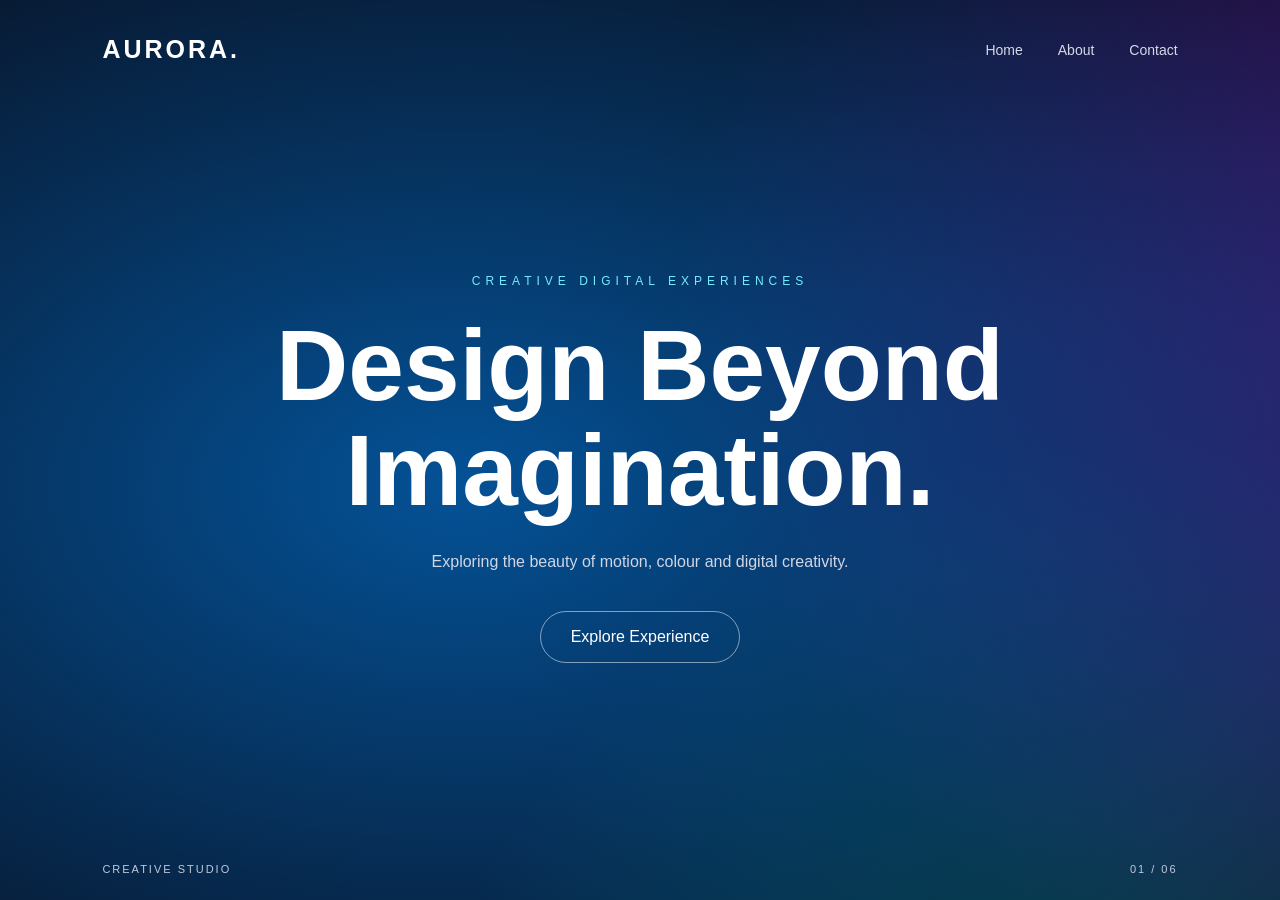
<file: Animated Background Lab/index.html>
<!DOCTYPE html>
<html lang="en">
<head>
    <meta charset="UTF-8">
    <meta name="viewport" content="width=device-width, initial-scale=1.0">
    <title>Aurora Motion Studio</title>
    <link rel="stylesheet" href="style.css">
</head>
<body>

    <main class="hero">
        <div class="background-effect"></div>

        <nav class="navbar">
            <a href="#" class="logo">AURORA.</a>

            <div class="nav-links">
                <a href="#home">Home</a>
                <a href="#about">About</a>
                <a href="#contact">Contact</a>
            </div>
        </nav>

        <section class="hero-content" id="home">
            <p class="eyebrow">CREATIVE DIGITAL EXPERIENCES</p>

            <h1>Design Beyond<br>Imagination.</h1>

            <p class="description">
                Exploring the beauty of motion, colour and digital creativity.
            </p>

            <a href="#about" class="hero-button">Explore Experience</a>
        </section>

        <div class="hero-footer">
            <span>CREATIVE STUDIO</span>
            <span>01 / 06</span>
        </div>
    </main>

</body>
</html>
</file>
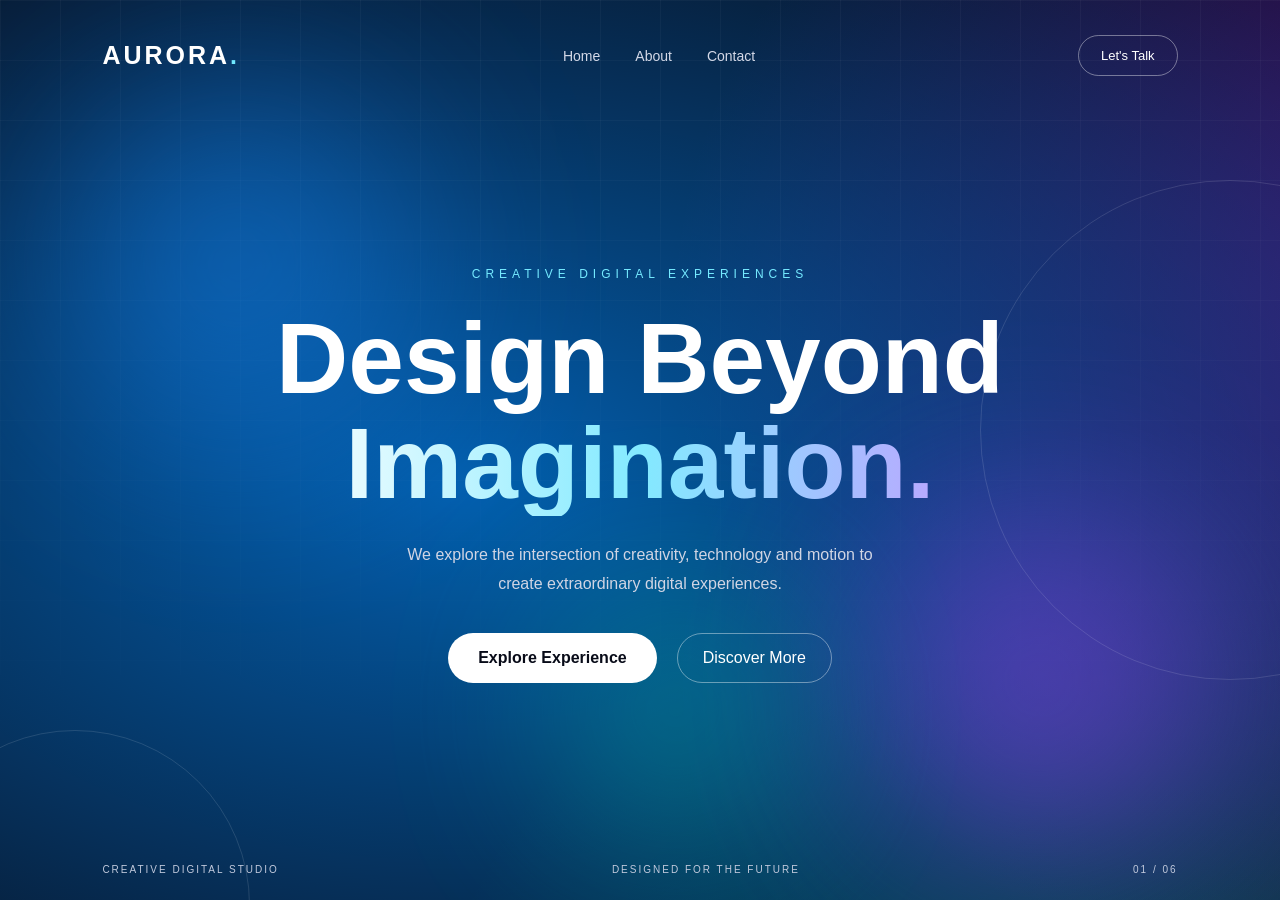
<file: Aurora Motion Studio/index.html>
<!DOCTYPE html>
<html lang="en">
<head>
    <meta charset="UTF-8">
    <meta name="viewport" content="width=device-width, initial-scale=1.0">
    <title>Aurora Motion Studio</title>
    <link rel="stylesheet" href="style.css">
</head>
<body>

    <main class="hero" id="home">

        <!-- Animated Background -->
        <div class="background-effect"></div>

        <!-- Floating Light Effects -->
        <div class="light-orb orb-one"></div>
        <div class="light-orb orb-two"></div>
        <div class="light-orb orb-three"></div>

        <!-- Navigation -->
        <nav class="navbar">
            <a href="#home" class="logo">AURORA<span>.</span></a>

            <div class="nav-links">
                <a href="#home">Home</a>
                <a href="#about">About</a>
                <a href="#contact">Contact</a>
            </div>

            <a href="#contact" class="nav-button">Let's Talk</a>
        </nav>

        <!-- Hero Content -->
        <section class="hero-content" id="about">

            <p class="eyebrow">CREATIVE DIGITAL EXPERIENCES</p>

            <h1>
                Design Beyond
                <span>Imagination.</span>
            </h1>

            <p class="description">
                We explore the intersection of creativity,
                technology and motion to create extraordinary
                digital experiences.
            </p>

            <div class="hero-actions">
                <a href="#contact" class="primary-button">
                    Explore Experience
                </a>

                <a href="#about" class="secondary-button">
                    Discover More
                </a>
            </div>

        </section>

        <!-- Decorative Circle -->
        <div class="orbit orbit-one"></div>
        <div class="orbit orbit-two"></div>

        <!-- Footer -->
        <footer class="hero-footer" id="contact">
            <span>CREATIVE DIGITAL STUDIO</span>
            <span>DESIGNED FOR THE FUTURE</span>
            <span>01 / 06</span>
        </footer>

    </main>

</body>
</html>
</file>
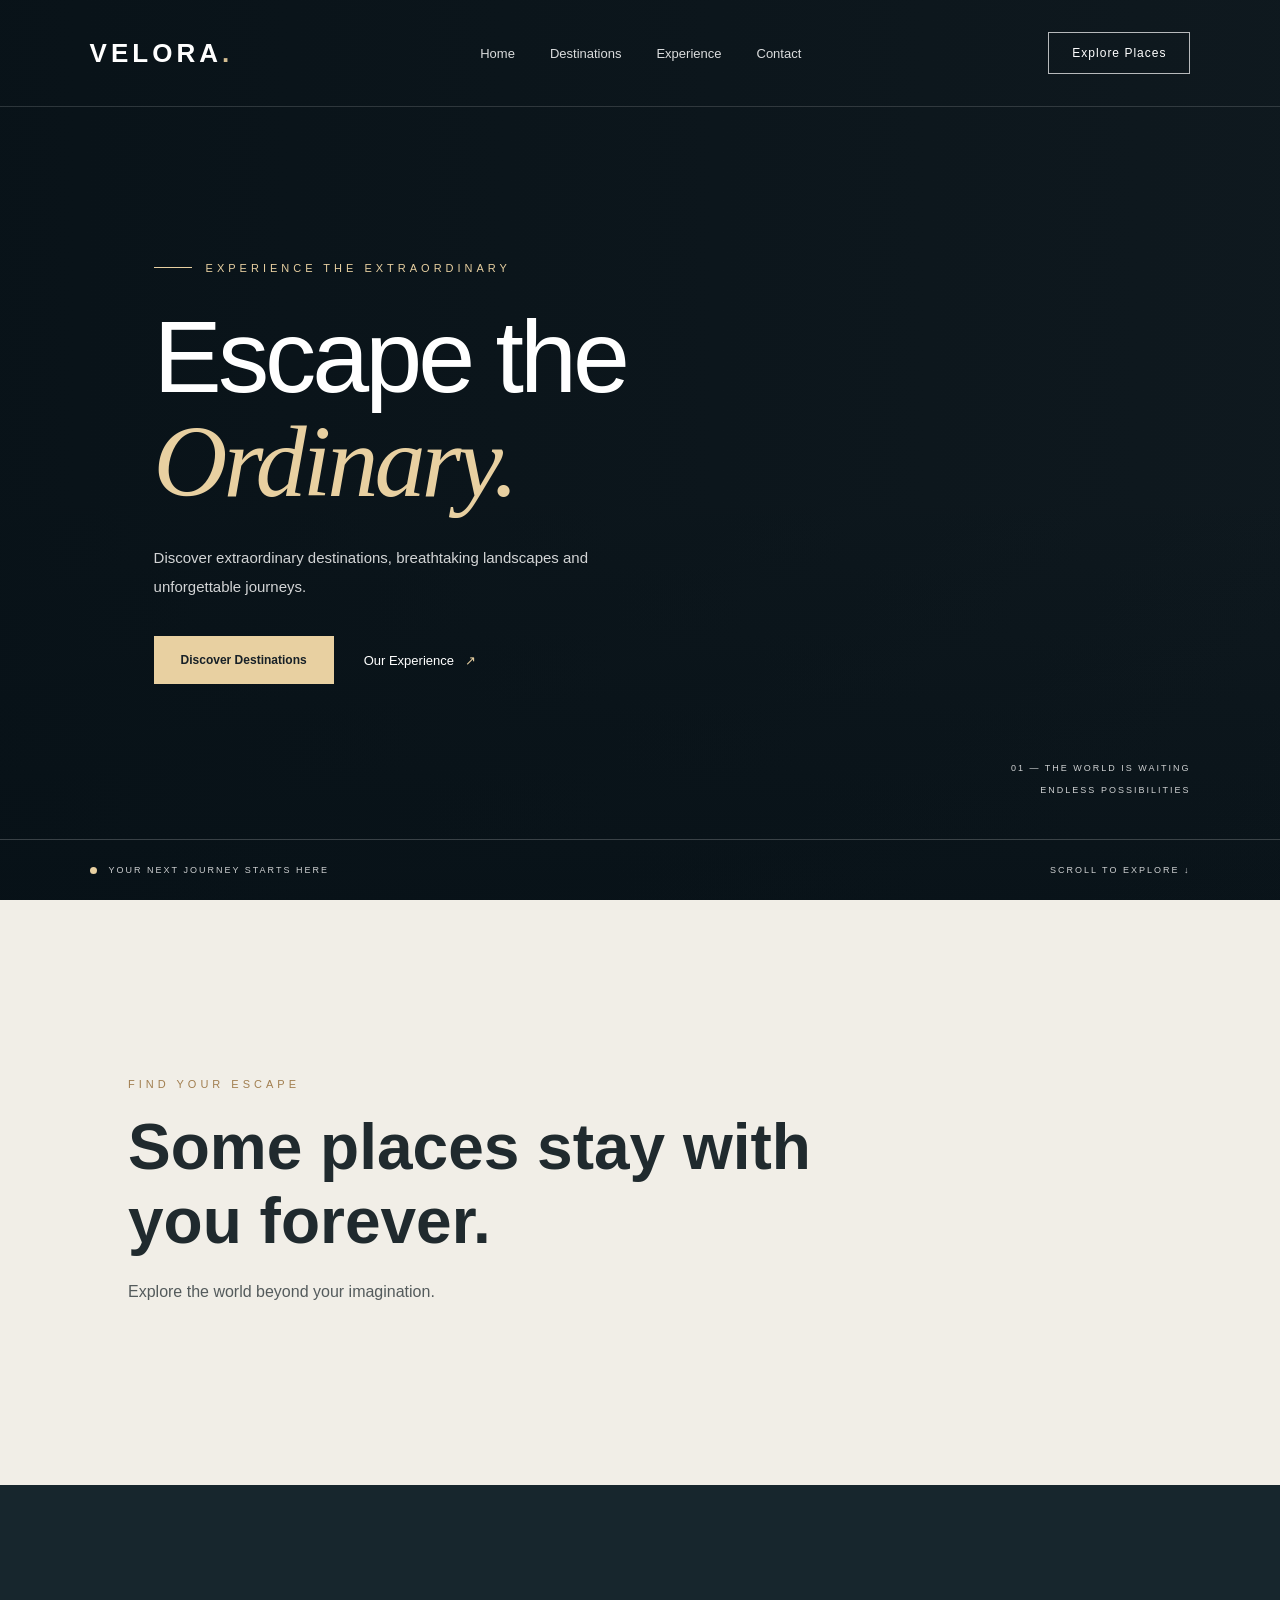
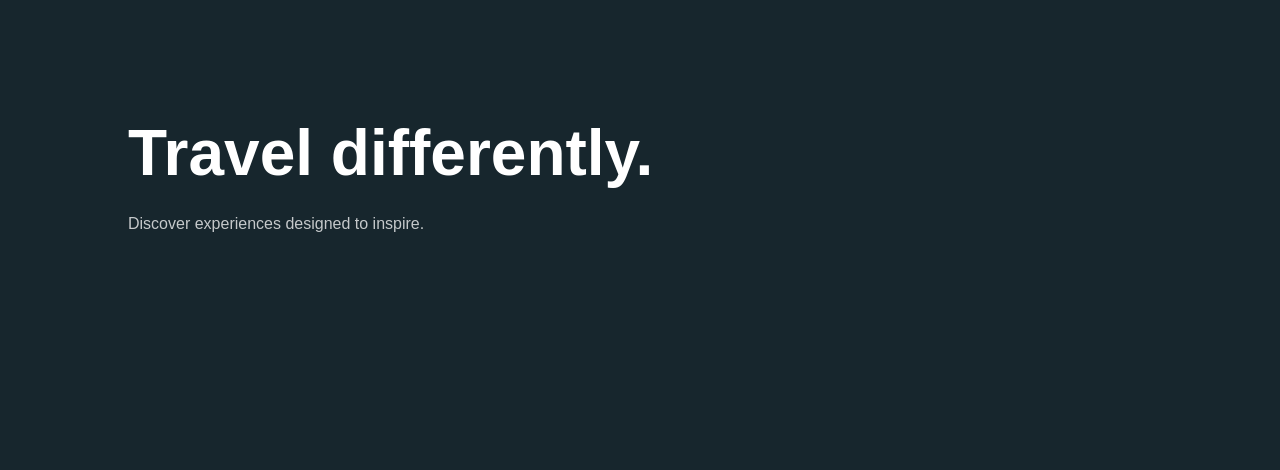
<file: Cinematic Video Experience/index.html>
<!DOCTYPE html>
<html lang="en">
<head>
    <meta charset="UTF-8">
    <meta name="viewport" content="width=device-width, initial-scale=1.0">
    <meta name="theme-color" content="#101a20">

    <title>VELORA | Discover the Extraordinary</title>

    <link rel="stylesheet" href="style.css">
</head>
<body>

    <main class="hero" id="home">

        <!-- Browser-Hosted Background Video -->
        <video
            class="hero-video"
            autoplay
            muted
            loop
            playsinline
            preload="metadata"
        >
            <source
                src="https://interactive-examples.mdn.mozilla.net/media/cc0-videos/flower.mp4"
                type="video/mp4"
            >
            Your browser does not support the video element.
        </video>

        <!-- Video Overlay -->
        <div class="video-overlay"></div>

        <!-- Navigation -->
        <header class="header">
            <a href="#home" class="logo">VELORA<span>.</span></a>

            <nav class="navigation" id="navigation">
                <a href="#home">Home</a>
                <a href="#destinations">Destinations</a>
                <a href="#experience">Experience</a>
                <a href="#contact">Contact</a>
            </nav>

            <a href="#destinations" class="header-button">
                Explore Places
            </a>

            <button class="menu-button" id="menuButton" aria-label="Toggle navigation" aria-expanded="false">
                <span></span>
                <span></span>
            </button>
        </header>

        <!-- Hero Content -->
        <section class="hero-content">

            <div class="hero-label">
                <span class="label-line"></span>
                <p>EXPERIENCE THE EXTRAORDINARY</p>
            </div>

            <h1>
                Escape the
                <span>Ordinary.</span>
            </h1>

            <p class="hero-description">
                Discover extraordinary destinations, breathtaking
                landscapes and unforgettable journeys.
            </p>

            <div class="hero-actions">
                <a href="#destinations" class="primary-button">
                    Discover Destinations
                </a>

                <a href="#experience" class="text-button">
                    Our Experience <span>↗</span>
                </a>
            </div>

        </section>

        <!-- Video Information -->
        <div class="video-caption">
            <span>01 — THE WORLD IS WAITING</span>
            <span>ENDLESS POSSIBILITIES</span>
        </div>

        <!-- Bottom Information -->
        <footer class="hero-footer" id="contact">
            <div class="location">
                <span class="location-dot"></span>
                <p>YOUR NEXT JOURNEY STARTS HERE</p>
            </div>

            <a href="#destinations" class="scroll-link">
                SCROLL TO EXPLORE ↓
            </a>
        </footer>

    </main>

    <!-- Supporting Content -->
    <section class="destination-section" id="destinations">
        <p class="section-label">FIND YOUR ESCAPE</p>
        <h2>Some places stay with you forever.</h2>
        <p>Explore the world beyond your imagination.</p>
    </section>

    <section class="experience-section" id="experience">
        <h2>Travel differently.</h2>
        <p>Discover experiences designed to inspire.</p>
    </section>

    <script src="script.js"></script>

</body>
</html>
</file>
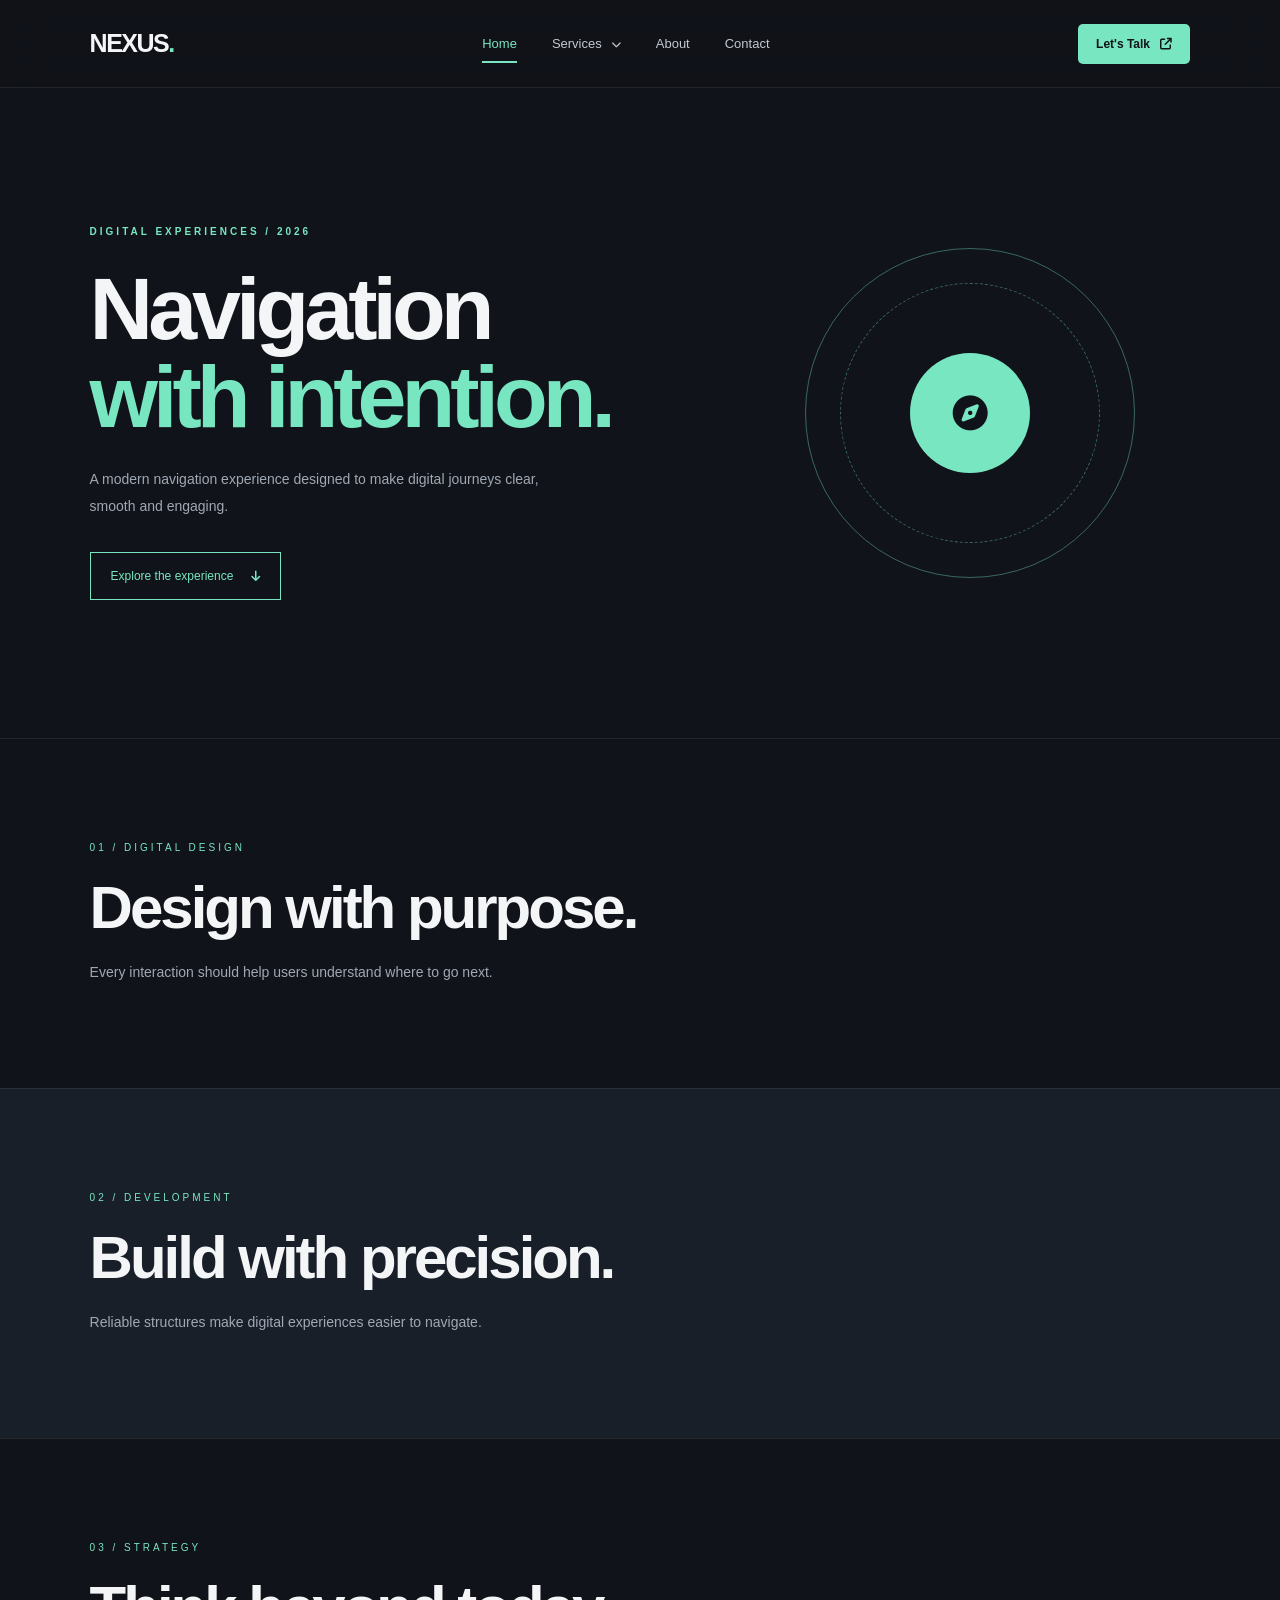
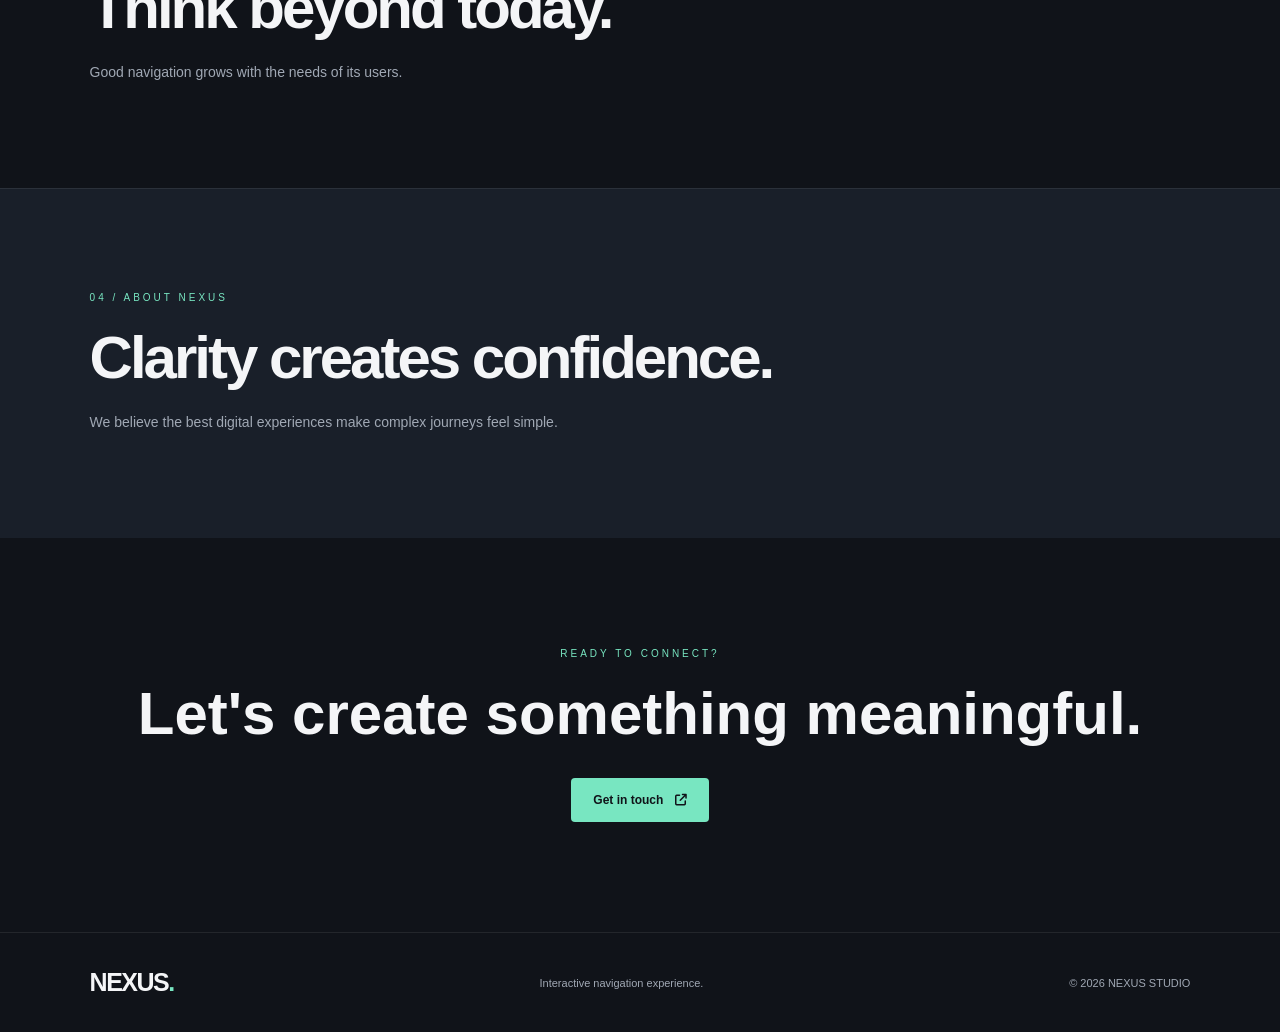
<file: NEXUS — Advanced Navigation System/index.html>
<!DOCTYPE html>
<html lang="en">
<head>
    <meta charset="UTF-8">
    <meta name="viewport" content="width=device-width, initial-scale=1.0">
    <title>NEXUS — Interactive Navigation</title>
    <link rel="stylesheet" href="style.css">

    <!-- Font Awesome -->
    <link
        rel="stylesheet"
        href="https://cdnjs.cloudflare.com/ajax/libs/font-awesome/6.7.2/css/all.min.css"
    >

    <script src="script.js" defer></script>
</head>
<body>

    <!-- Navigation Header -->
    <header class="site-header">
        <a href="#home" class="logo">
            NEXUS<span>.</span>
        </a>

        <nav class="desktop-nav" id="desktopNav" aria-label="Main navigation">

            <a href="#home" class="nav-link active">Home</a>

            <!-- Dropdown -->
            <div class="dropdown">
                <button
                    class="nav-link dropdown-toggle"
                    id="servicesToggle"
                    aria-expanded="false"
                    aria-controls="servicesMenu"
                >
                    Services
                    <i class="fa-solid fa-chevron-down"></i>
                </button>

                <div class="dropdown-menu" id="servicesMenu">
                    <a href="#design">
                        <i class="fa-solid fa-pen-ruler"></i>
                        <span>
                            <strong>Digital Design</strong>
                            <small>Creative digital experiences</small>
                        </span>
                    </a>

                    <a href="#development">
                        <i class="fa-solid fa-code"></i>
                        <span>
                            <strong>Development</strong>
                            <small>Modern web solutions</small>
                        </span>
                    </a>

                    <a href="#strategy">
                        <i class="fa-solid fa-lightbulb"></i>
                        <span>
                            <strong>Strategy</strong>
                            <small>Ideas that drive growth</small>
                        </span>
                    </a>
                </div>
            </div>

            <a href="#about" class="nav-link">About</a>
            <a href="#contact" class="nav-link">Contact</a>

        </nav>

        <a href="#contact" class="header-button">Let's Talk <i class="fa-solid fa-arrow-up-right-from-square"></i></a>

        <!-- Mobile Menu Button -->
        <button
            class="menu-toggle"
            id="menuToggle"
            aria-label="Open navigation menu"
            aria-expanded="false"
            aria-controls="mobileNav"
        >
            <span></span>
            <span></span>
            <span></span>
        </button>

    </header>

    <!-- Mobile Navigation -->
    <nav class="mobile-nav" id="mobileNav" aria-label="Mobile navigation" inert>

        <a href="#home" class="mobile-link">Home</a>

        <div class="mobile-dropdown">
            <button
                class="mobile-dropdown-toggle"
                id="mobileServicesToggle"
                aria-expanded="false"
                aria-controls="mobileServicesMenu"
            >
                Services
                <i class="fa-solid fa-chevron-down"></i>
            </button>

            <div class="mobile-dropdown-menu" id="mobileServicesMenu" inert>
                <a href="#design">Digital Design</a>
                <a href="#development">Development</a>
                <a href="#strategy">Strategy</a>
            </div>
        </div>

        <a href="#about" class="mobile-link">About</a>
        <a href="#contact" class="mobile-link">Contact</a>

        <a href="#contact" class="mobile-cta">Start a Project <i class="fa-solid fa-arrow-right"></i></a>

    </nav>

    <!-- Main Content -->
    <main>

        <section class="hero" id="home">

            <div class="hero-content">
                <p class="eyebrow">DIGITAL EXPERIENCES / 2026</p>

                <h1>
                    Navigation<br>
                    <span>with intention.</span>
                </h1>

                <p>
                    A modern navigation experience designed to make
                    digital journeys clear, smooth and engaging.
                </p>

                <a href="#design" class="hero-button">
                    Explore the experience
                    <i class="fa-solid fa-arrow-down"></i>
                </a>
            </div>

            <div class="hero-decoration">
                <div class="decoration-ring ring-one"></div>
                <div class="decoration-ring ring-two"></div>
                <div class="decoration-center">
                    <i class="fa-solid fa-compass"></i>
                </div>
            </div>

        </section>

        <!-- Content Sections -->
        <section class="content-section" id="design">
            <span>01 / DIGITAL DESIGN</span>
            <h2>Design with purpose.</h2>
            <p>Every interaction should help users understand where to go next.</p>
        </section>

        <section class="content-section alternate" id="development">
            <span>02 / DEVELOPMENT</span>
            <h2>Build with precision.</h2>
            <p>Reliable structures make digital experiences easier to navigate.</p>
        </section>

        <section class="content-section" id="strategy">
            <span>03 / STRATEGY</span>
            <h2>Think beyond today.</h2>
            <p>Good navigation grows with the needs of its users.</p>
        </section>

        <section class="content-section alternate" id="about">
            <span>04 / ABOUT NEXUS</span>
            <h2>Clarity creates confidence.</h2>
            <p>We believe the best digital experiences make complex journeys feel simple.</p>
        </section>

        <section class="contact-section" id="contact">
            <p>READY TO CONNECT?</p>
            <h2>Let's create something meaningful.</h2>
            <a href="mailto:hello@example.com">Get in touch <i class="fa-solid fa-arrow-up-right-from-square"></i></a>
        </section>

    </main>

    <!-- Footer -->
    <footer class="footer">
        <a href="#home" class="logo">NEXUS<span>.</span></a>
        <p>Interactive navigation experience.</p>
        <span>© 2026 NEXUS STUDIO</span>
    </footer>

</body>
</html>
</file>
<file: Animated Background Lab/style.css>
/* Page foundation */
* {
    margin: 0;
    padding: 0;
    box-sizing: border-box;
}

body {
    font-family: Arial, sans-serif;
    background: #080b18;
    color: #ffffff;
}

a {
    text-decoration: none;
    color: inherit;
}

.hero {
    min-height: 100vh;
    position: relative;
    overflow: hidden;
    display: flex;
    flex-direction: column;
}

/* The animated background */
.background-effect {
    position: absolute;
    inset: 0;
    z-index: 0;

    background:
        radial-gradient(ellipse at 20% 30%, rgba(0, 140, 255, 0.55), transparent 45%),
        radial-gradient(ellipse at 80% 20%, rgba(150, 40, 255, 0.5), transparent 45%),
        radial-gradient(ellipse at 50% 90%, rgba(0, 230, 190, 0.35), transparent 50%),
        #080b18;

    background-size: 180% 180%;
    animation: auroraMove 12s ease-in-out infinite alternate;
}

@keyframes auroraMove {
    0% {
        background-position: 0% 50%;
    }

    50% {
        background-position: 100% 20%;
    }

    100% {
        background-position: 30% 100%;
    }
}

/* Navigation */
.navbar {
    position: relative;
    z-index: 2;
    display: flex;
    justify-content: space-between;
    align-items: center;
    padding: 35px 8%;
}

.logo {
    font-size: 25px;
    font-weight: 800;
    letter-spacing: 3px;
}

.nav-links {
    display: flex;
    gap: 35px;
}

.nav-links a {
    font-size: 14px;
    color: #d4d9e8;
    transition: color 0.3s ease;
}

.nav-links a:hover {
    color: #70e8ff;
}


/* Hero content */
.hero-content {
    position: relative;
    z-index: 2;
    flex: 1;
    display: flex;
    flex-direction: column;
    justify-content: center;
    align-items: center;
    text-align: center;
    padding: 60px 20px;
}

.eyebrow {
    color: #75eaff;
    letter-spacing: 5px;
    font-size: 12px;
    margin-bottom: 25px;
}

.hero-content h1 {
    font-size: clamp(48px, 8vw, 100px);
    line-height: 1.05;
    margin-bottom: 25px;
}

.description {
    max-width: 500px;
    color: #d1d5e4;
    line-height: 1.8;
    margin-bottom: 35px;
}

.hero-button {
    padding: 16px 30px;
    border: 1px solid rgba(255, 255, 255, 0.5);
    border-radius: 50px;
    transition: background 0.3s ease, color 0.3s ease;
}

.hero-button:hover {
    background: #ffffff;
    color: #080b18;
}

/* Footer and responsiveness */
.hero-footer {
    position: relative;
    z-index: 2;
    display: flex;
    justify-content: space-between;
    padding: 25px 8%;
    color: #c1c9dc;
    font-size: 11px;
    letter-spacing: 2px;
}

@media (max-width: 600px) {
    .navbar {
        padding: 25px 5%;
    }

    .nav-links {
        gap: 15px;
    }

    .nav-links a {
        font-size: 12px;
    }

    .hero-footer {
        padding: 20px 5%;
    }
}
</file>
<file: Aurora Motion Studio/style.css>
/*** Global Reset ***/
* {
    margin: 0;
    padding: 0;
    box-sizing: border-box;
}

body {
    font-family: Arial, sans-serif;
    background: #080b18;
    color: #ffffff;
}

a {
    text-decoration: none;
    color: inherit;
}

/*** Main Hero ***/
.hero {
    min-height: 100vh;
    position: relative;
    overflow: hidden;
    display: flex;
    flex-direction: column;
}

/*** Animated Gradient Background ***/
.background-effect {
    position: absolute;
    inset: 0;
    z-index: 0;

    background:
        radial-gradient(
            ellipse at 20% 30%,
            rgba(0, 140, 255, 0.65),
            transparent 45%
        ),
        radial-gradient(
            ellipse at 80% 20%,
            rgba(150, 40, 255, 0.55),
            transparent 45%
        ),
        radial-gradient(
            ellipse at 50% 90%,
            rgba(0, 230, 190, 0.4),
            transparent 50%
        ),
        #080b18;

    background-size: 180% 180%;

    animation: auroraMove 12s ease-in-out infinite alternate;
}

@keyframes auroraMove {
    0% {
        background-position: 0% 50%;
    }

    50% {
        background-position: 100% 20%;
    }

    100% {
        background-position: 30% 100%;
    }
}

/*** Floating Light Effects ***/
.light-orb {
    position: absolute;
    width: 350px;
    height: 350px;
    border-radius: 50%;
    filter: blur(100px);
    opacity: 0.45;
    z-index: 1;
    pointer-events: none;
}

.orb-one {
    background: #168cff;
    top: 10%;
    left: 5%;
    animation: floatOne 9s ease-in-out infinite alternate;
}

.orb-two {
    background: #a13cff;
    right: 5%;
    bottom: 5%;
    animation: floatTwo 11s ease-in-out infinite alternate;
}

.orb-three {
    width: 200px;
    height: 200px;
    background: #00e6be;
    left: 45%;
    bottom: 10%;
    animation: floatThree 8s ease-in-out infinite alternate;
}

@keyframes floatOne {
    from {
        transform: translate(0, 0) scale(1);
    }

    to {
        transform: translate(120px, 80px) scale(1.3);
    }
}

@keyframes floatTwo {
    from {
        transform: translate(0, 0) scale(1);
    }

    to {
        transform: translate(-100px, -100px) scale(1.4);
    }
}

@keyframes floatThree {
    from {
        transform: translateY(0) scale(0.9);
    }

    to {
        transform: translateY(-100px) scale(1.3);
    }
}

/*** Decorative Background Texture ***/
.hero::before {
    content: "";
    position: absolute;
    inset: 0;
    z-index: 1;
    pointer-events: none;

    background-image:
        linear-gradient(
            rgba(255, 255, 255, 0.035) 1px,
            transparent 1px
        ),
        linear-gradient(
            90deg,
            rgba(255, 255, 255, 0.035) 1px,
            transparent 1px
        );

    background-size: 60px 60px;

    mask-image: linear-gradient(
        to bottom,
        black,
        transparent 90%
    );
}

/*** Navigation ***/
.navbar {
    position: relative;
    z-index: 3;

    display: flex;
    justify-content: space-between;
    align-items: center;

    padding: 35px 8%;
}

.logo {
    font-size: 25px;
    font-weight: 800;
    letter-spacing: 3px;
}

.logo span {
    color: #70e8ff;
}

.nav-links {
    display: flex;
    gap: 35px;
}

.nav-links a {
    font-size: 14px;
    color: #d4d9e8;
    transition: color 0.3s ease;
}

.nav-links a:hover {
    color: #70e8ff;
}

.nav-button {
    padding: 12px 22px;
    border: 1px solid rgba(255, 255, 255, 0.4);
    border-radius: 30px;
    font-size: 13px;
    transition: background 0.3s ease;
}

.nav-button:hover {
    background: rgba(255, 255, 255, 0.15);
}

/*** Hero Content ***/
.hero-content {
    position: relative;
    z-index: 2;

    flex: 1;

    display: flex;
    flex-direction: column;
    justify-content: center;
    align-items: center;

    text-align: center;
    padding: 80px 20px;
}

.eyebrow {
    color: #75eaff;
    letter-spacing: 5px;
    font-size: 12px;
    margin-bottom: 25px;
}

.hero-content h1 {
    font-size: clamp(48px, 8vw, 100px);
    line-height: 1.05;
    margin-bottom: 25px;
}

.hero-content h1 span {
    display: block;
    background: linear-gradient(
        90deg,
        #ffffff,
        #83eaff,
        #c49aff
    );

    background-clip: text;
    -webkit-background-clip: text;
    color: transparent;
}

.description {
    max-width: 500px;
    color: #d1d5e4;
    line-height: 1.8;
    margin-bottom: 35px;
}

.hero-actions {
    display: flex;
    align-items: center;
    gap: 20px;
}

.primary-button {
    padding: 16px 30px;
    background: #ffffff;
    color: #080b18;
    border-radius: 30px;
    font-weight: bold;
    transition: transform 0.3s ease;
}

.primary-button:hover {
    transform: translateY(-5px);
}

.secondary-button {
    padding: 15px 25px;
    border: 1px solid rgba(255, 255, 255, 0.4);
    border-radius: 30px;
    transition: background 0.3s ease;
}

.secondary-button:hover {
    background: rgba(255, 255, 255, 0.15);
}

/*** Decorative Orbit Rings ***/
.orbit {
    position: absolute;
    border: 1px solid rgba(255, 255, 255, 0.12);
    border-radius: 50%;
    z-index: 1;
    pointer-events: none;
}

.orbit-one {
    width: 500px;
    height: 500px;
    top: 20%;
    right: -200px;
    animation: rotateOrbit 25s linear infinite;
}

.orbit-two {
    width: 350px;
    height: 350px;
    bottom: -180px;
    left: -100px;
    animation: rotateOrbit 18s linear infinite reverse;
}

@keyframes rotateOrbit {
    from {
        transform: rotate(0deg);
    }

    to {
        transform: rotate(360deg);
    }
}

/*** Footer ***/
.hero-footer {
    position: relative;
    z-index: 3;

    display: flex;
    justify-content: space-between;

    padding: 25px 8%;
    color: #c1c9dc;

    font-size: 10px;
    letter-spacing: 2px;
}

/*** Responsive Design ***/
@media (max-width: 700px) {
    .navbar {
        padding: 25px 5%;
    }

    .nav-links {
        gap: 15px;
    }

    .nav-links a {
        font-size: 12px;
    }

    .nav-button {
        display: none;
    }

    .hero-content h1 {
        font-size: clamp(45px, 12vw, 70px);
    }

    .hero-content {
        padding: 60px 20px;
    }

    .hero-actions {
        flex-direction: column;
    }

    .hero-footer {
        padding: 20px 5%;
        font-size: 8px;
        gap: 12px;
        flex-wrap: wrap;
    }

    .light-orb {
        width: 220px;
        height: 220px;
    }

    .orbit-one {
        width: 300px;
        height: 300px;
    }

    .orbit-two {
        width: 220px;
        height: 220px;
    }
}

/*** Reduced Motion Accessibility ***/
@media (prefers-reduced-motion: reduce) {
    *,
    *::before,
    *::after {
        animation-duration: 0.01ms !important;
        animation-iteration-count: 1 !important;
        scroll-behavior: auto !important;
    }
}
</file>
<file: Cinematic Video Experience/style.css>
/*** Global Reset ***/
* {
    margin: 0;
    padding: 0;
    box-sizing: border-box;
}

html {
    scroll-behavior: smooth;
}

body {
    font-family: Arial, sans-serif;
    background: #101a20;
    color: #ffffff;
}

a {
    text-decoration: none;
    color: inherit;
}

button {
    font: inherit;
}

/*** Main Hero ***/
.hero {
    min-height: 100vh;
    min-height: 100svh;
    position: relative;
    overflow: hidden;
    display: flex;
    flex-direction: column;
    isolation: isolate;
}

/*** Background Video ***/
.hero-video {
    position: absolute;
    inset: 0;
    width: 100%;
    height: 100%;
    object-fit: cover;
    object-position: center;
    z-index: -2;
}

/*** Cinematic Video Overlay ***/
.video-overlay {
    position: absolute;
    inset: 0;
    z-index: -1;

    background:
        linear-gradient(
            90deg,
            rgba(7, 17, 23, 0.82) 0%,
            rgba(7, 17, 23, 0.45) 55%,
            rgba(7, 17, 23, 0.15) 100%
        ),
        linear-gradient(
            0deg,
            rgba(7, 17, 23, 0.65),
            transparent 45%
        );
}

/*** Header ***/
.header {
    position: relative;
    z-index: 5;

    display: flex;
    align-items: center;
    justify-content: space-between;

    padding: 32px 7%;
    border-bottom: 1px solid rgba(255, 255, 255, 0.15);
}

.logo {
    font-size: 26px;
    font-weight: 800;
    letter-spacing: 4px;
}

.logo span {
    color: #d4bd91;
}

.navigation {
    display: flex;
    align-items: center;
    gap: 35px;
}

.navigation a {
    font-size: 13px;
    color: rgba(255, 255, 255, 0.85);
    transition: color 0.3s ease;
}

.navigation a:hover {
    color: #e8d0a1;
}

.header-button {
    padding: 13px 23px;
    border: 1px solid rgba(255, 255, 255, 0.7);
    font-size: 12px;
    letter-spacing: 1px;
    transition: background 0.3s ease, color 0.3s ease;
}

.header-button:hover {
    background: #ffffff;
    color: #101a20;
}

/*** Mobile Menu Button ***/
.menu-button {
    display: none;
    background: none;
    border: none;
    cursor: pointer;
}

.menu-button span {
    display: block;
    width: 26px;
    height: 2px;
    background: #ffffff;
    margin: 6px 0;
}

/*** Hero Content ***/
.hero-content {
    position: relative;
    z-index: 2;

    flex: 1;

    display: flex;
    flex-direction: column;
    justify-content: center;
    align-items: flex-start;

    padding: 90px 12%;
    max-width: 1050px;
}

/*** Hero Label ***/
.hero-label {
    display: flex;
    align-items: center;
    gap: 14px;
    margin-bottom: 30px;
}

.label-line {
    width: 38px;
    height: 1px;
    background: #e8d0a1;
}

.hero-label p {
    font-size: 11px;
    letter-spacing: 4px;
    color: #e8d0a1;
}

/*** Hero Heading ***/
.hero-content h1 {
    font-size: clamp(55px, 8vw, 110px);
    line-height: 1.03;
    font-weight: 500;
    letter-spacing: -4px;
    margin-bottom: 30px;

    animation: revealContent 1s ease both;
}

.hero-content h1 span {
    display: block;
    font-family: Georgia, serif;
    font-style: italic;
    font-weight: 400;
    color: #e8d0a1;
}

/*** Description ***/
.hero-description {
    max-width: 480px;
    color: rgba(255, 255, 255, 0.82);
    font-size: 15px;
    line-height: 1.9;
    margin-bottom: 35px;

    animation: revealContent 1s 0.2s ease both;
}

/*** Hero Buttons ***/
.hero-actions {
    display: flex;
    align-items: center;
    gap: 30px;

    animation: revealContent 1s 0.4s ease both;
}

.primary-button {
    padding: 17px 27px;
    background: #e8d0a1;
    color: #172027;
    font-size: 12px;
    font-weight: bold;
    transition: transform 0.3s ease, background 0.3s ease;
}

.primary-button:hover {
    transform: translateY(-4px);
    background: #ffffff;
}

.text-button {
    font-size: 13px;
    color: #ffffff;
}

.text-button span {
    color: #e8d0a1;
    margin-left: 7px;
}

/*** Video Caption ***/
.video-caption {
    position: absolute;
    right: 7%;
    bottom: 105px;
    z-index: 2;

    display: flex;
    flex-direction: column;
    gap: 12px;

    font-size: 9px;
    letter-spacing: 2px;
    text-align: right;
    color: rgba(255, 255, 255, 0.8);
}

/*** Footer ***/
.hero-footer {
    position: relative;
    z-index: 2;

    display: flex;
    justify-content: space-between;
    align-items: center;

    padding: 25px 7%;
    border-top: 1px solid rgba(255, 255, 255, 0.2);
}

.location {
    display: flex;
    align-items: center;
    gap: 12px;
}

.location-dot {
    width: 7px;
    height: 7px;
    background: #e8d0a1;
    border-radius: 50%;
}

.location p,
.scroll-link {
    font-size: 9px;
    letter-spacing: 2px;
    color: rgba(255, 255, 255, 0.8);
}

/*** Content Sections ***/
.destination-section,
.experience-section {
    min-height: 65vh;
    padding: 120px 10%;
    display: flex;
    flex-direction: column;
    justify-content: center;
}

.destination-section {
    background: #f1eee7;
    color: #202a2e;
}

.experience-section {
    background: #17262d;
    color: #ffffff;
}

.section-label {
    color: #a17e4f;
    font-size: 11px;
    letter-spacing: 4px;
    margin-bottom: 20px;
}

.destination-section h2,
.experience-section h2 {
    max-width: 750px;
    font-size: clamp(35px, 5vw, 65px);
    margin-bottom: 20px;
}

.destination-section p:last-child,
.experience-section p {
    line-height: 1.8;
    opacity: 0.75;
}

/*** Content Entrance Animation ***/
@keyframes revealContent {
    from {
        opacity: 0;
        transform: translateY(35px);
    }

    to {
        opacity: 1;
        transform: translateY(0);
    }
}

/*** Responsive Design ***/
@media (max-width: 850px) {
    .header {
        padding: 25px 5%;
    }

    .navigation {
        position: absolute;
        top: 100%;
        left: 0;
        width: 100%;

        display: none;
        flex-direction: column;
        align-items: flex-start;
        gap: 0;

        padding: 15px 5%;
        background: rgba(13, 27, 34, 0.96);
        backdrop-filter: blur(15px);
    }

    .navigation.active {
        display: flex;
    }

    .navigation a {
        width: 100%;
        padding: 15px 0;
    }

    .menu-button {
        display: block;
    }

    .header-button {
        display: none;
    }

    .hero-content {
        padding: 80px 8%;
    }

    .video-caption {
        display: none;
    }
}

@media (max-width: 550px) {
    .hero-content h1 {
        font-size: 58px;
        letter-spacing: -2px;
    }

    .hero-content {
        padding: 65px 7%;
    }

    .hero-label p {
        font-size: 9px;
        letter-spacing: 2px;
    }

    .hero-description {
        font-size: 13px;
    }

    .hero-actions {
        align-items: flex-start;
        flex-direction: column;
        gap: 22px;
    }

    .hero-footer {
        padding: 22px 6%;
        flex-wrap: wrap;
        gap: 20px;
    }

    .location p,
    .scroll-link {
        font-size: 8px;
    }

    .destination-section,
    .experience-section {
        padding: 85px 7%;
    }
}

/*** Reduced Motion Accessibility ***/
@media (prefers-reduced-motion: reduce) {
    *,
    *::before,
    *::after {
        animation-duration: 0.01ms !important;
        animation-iteration-count: 1 !important;
        scroll-behavior: auto !important;
    }
}
</file>
<file: NEXUS — Advanced Navigation System/style.css>
/*** Global Reset ***/
* {
    margin: 0;
    padding: 0;
    box-sizing: border-box;
}

html {
    scroll-behavior: smooth;
    scroll-padding-top: 100px;
}

body {
    background: #101319;
    color: #f4f5f7;
    font-family: Arial, sans-serif;
}

a {
    color: inherit;
    text-decoration: none;
}

button {
    font: inherit;
}

:root {
    --background: #101319;
    --surface: #191f29;
    --accent: #78e6c1;
    --muted: #a0a8b4;
}

/*** Header ***/
.site-header {
    height: 88px;
    padding: 0 7%;
    display: flex;
    justify-content: space-between;
    align-items: center;
    background: rgba(16, 19, 25, 0.94);
    border-bottom: 1px solid rgba(255, 255, 255, 0.08);
    position: sticky;
    top: 0;
    z-index: 100;
    backdrop-filter: blur(18px);
}

.logo {
    font-size: 25px;
    font-weight: 900;
    letter-spacing: -1.5px;
}

.logo span {
    color: var(--accent);
}

/*** Desktop Navigation ***/
.desktop-nav {
    display: flex;
    align-items: center;
    gap: 35px;
    height: 100%;
}

.nav-link {
    border: none;
    background: transparent;
    color: #c3c9d1;
    font-size: 13px;
    cursor: pointer;
    position: relative;
    transition: color 0.3s ease;
}

.nav-link:hover,
.nav-link.active {
    color: var(--accent);
}

.nav-link.active::after {
    content: "";
    position: absolute;
    height: 2px;
    width: 100%;
    bottom: -12px;
    left: 0;
    background: var(--accent);
    transform-origin: left;
    animation: underlineEnter 0.3s ease both;
}

.dropdown-toggle {
    display: flex;
    align-items: center;
    gap: 9px;
}

.dropdown-toggle i,
.mobile-dropdown-toggle i {
    font-size: 10px;
    transition: transform 0.3s ease;
}

.dropdown.open .dropdown-toggle i {
    transform: rotate(180deg);
}

/*** Desktop Dropdown ***/
.dropdown {
    height: 100%;
    display: flex;
    align-items: center;
    position: relative;
}

.dropdown-menu {
    position: absolute;
    top: calc(100% - 4px);
    left: -25px;
    width: 290px;
    padding: 12px;
    background: #1c2430;
    border: 1px solid rgba(255, 255, 255, 0.1);
    border-radius: 12px;
    opacity: 0;
    visibility: hidden;
    transform: translateY(12px);
    transition: opacity 0.25s ease,
                transform 0.25s ease,
                visibility 0.25s ease;
}

.dropdown.open .dropdown-menu {
    opacity: 1;
    visibility: visible;
    transform: translateY(0);
}

.dropdown-menu a {
    display: flex;
    align-items: center;
    gap: 14px;
    padding: 14px;
    border-radius: 8px;
    transition: background 0.25s ease;
}

.dropdown-menu a:hover {
    background: #293443;
}

.dropdown-menu a > i {
    color: var(--accent);
    font-size: 18px;
}

.dropdown-menu strong,
.dropdown-menu small {
    display: block;
}

.dropdown-menu strong {
    font-size: 12px;
    margin-bottom: 5px;
}

.dropdown-menu small {
    color: var(--muted);
    font-size: 10px;
}

/*** Header CTA ***/
.header-button {
    padding: 13px 18px;
    background: var(--accent);
    color: #101319;
    font-size: 12px;
    font-weight: 700;
    border-radius: 5px;
    transition: transform 0.3s ease,
                background 0.3s ease;
}

.header-button:hover {
    transform: translateY(-3px);
    background: #a3f5d9;
}

.header-button i {
    margin-left: 7px;
}

/*** Mobile Menu Button ***/
.menu-toggle {
    display: none;
    width: 43px;
    height: 43px;
    border: 1px solid rgba(255, 255, 255, 0.15);
    border-radius: 6px;
    background: transparent;
    cursor: pointer;
    position: relative;
    z-index: 120;
}

.menu-toggle span {
    display: block;
    width: 19px;
    height: 2px;
    margin: 5px auto;
    background: white;
    transition: transform 0.3s ease,
                opacity 0.3s ease;
}

.menu-toggle.active span:first-child {
    transform: translateY(7px) rotate(45deg);
}

.menu-toggle.active span:nth-child(2) {
    opacity: 0;
}

.menu-toggle.active span:last-child {
    transform: translateY(-7px) rotate(-45deg);
}

/*** Mobile Navigation ***/
.mobile-nav {
    display: none;
}

/*** Hero ***/
.hero {
    min-height: 650px;
    padding: 100px 7%;
    display: flex;
    align-items: center;
    justify-content: space-between;
    overflow: hidden;
    position: relative;
}

.hero-content {
    position: relative;
    z-index: 2;
    max-width: 650px;
    animation: heroEnter 0.9s ease both;
}

.eyebrow {
    color: var(--accent);
    font-size: 10px;
    font-weight: 700;
    letter-spacing: 3px;
    margin-bottom: 28px;
}

.hero h1 {
    font-size: clamp(55px, 7vw, 88px);
    letter-spacing: -5px;
    line-height: 1;
    margin-bottom: 25px;
}

.hero h1 span {
    color: var(--accent);
}

.hero-content > p:not(.eyebrow) {
    color: var(--muted);
    max-width: 450px;
    font-size: 14px;
    line-height: 1.9;
    margin-bottom: 32px;
}

.hero-button {
    display: inline-flex;
    align-items: center;
    gap: 18px;
    padding: 16px 20px;
    border: 1px solid var(--accent);
    color: var(--accent);
    font-size: 12px;
    transition: background 0.3s ease,
                color 0.3s ease;
}

.hero-button:hover {
    background: var(--accent);
    color: #101319;
}

/*** Hero Decoration ***/
.hero-decoration {
    width: 330px;
    height: 330px;
    position: relative;
    flex-shrink: 0;
    margin-right: 5%;
}

.decoration-ring {
    position: absolute;
    inset: 0;
    border: 1px solid rgba(120, 230, 193, 0.4);
    border-radius: 50%;
    animation: ringRotate 20s linear infinite;
}

.ring-two {
    inset: 35px;
    border-style: dashed;
    animation-direction: reverse;
    animation-duration: 15s;
}

.decoration-center {
    position: absolute;
    inset: 105px;
    background: var(--accent);
    border-radius: 50%;
    display: grid;
    place-items: center;
    color: #101319;
    font-size: 35px;
}

/*** Content Sections ***/
.content-section {
    min-height: 350px;
    padding: 100px 7%;
    display: flex;
    flex-direction: column;
    justify-content: center;
    border-top: 1px solid rgba(255, 255, 255, 0.08);
}

.content-section.alternate {
    background: var(--surface);
}

.content-section > span {
    color: var(--accent);
    font-size: 10px;
    letter-spacing: 3px;
    margin-bottom: 20px;
}

.content-section h2 {
    font-size: clamp(35px, 5vw, 60px);
    letter-spacing: -3px;
    margin-bottom: 18px;
}

.content-section p {
    color: var(--muted);
    font-size: 14px;
    line-height: 1.8;
    max-width: 500px;
}

/*** Contact Section ***/
.contact-section {
    padding: 110px 7%;
    text-align: center;
}

.contact-section > p {
    color: var(--accent);
    font-size: 10px;
    letter-spacing: 3px;
    margin-bottom: 20px;
}

.contact-section h2 {
    font-size: clamp(35px, 5vw, 60px);
    margin-bottom: 30px;
}

.contact-section a {
    display: inline-block;
    padding: 15px 22px;
    background: var(--accent);
    color: #101319;
    font-size: 12px;
    font-weight: 700;
    border-radius: 4px;
}

.contact-section a i {
    margin-left: 8px;
}

/*** Footer ***/
.footer {
    padding: 35px 7%;
    display: flex;
    align-items: center;
    justify-content: space-between;
    flex-wrap: wrap;
    gap: 20px;
    border-top: 1px solid rgba(255, 255, 255, 0.08);
}

.footer p,
.footer > span {
    color: var(--muted);
    font-size: 11px;
}

/*** Animations ***/
@keyframes underlineEnter {
    from {
        transform: scaleX(0);
    }
    to {
        transform: scaleX(1);
    }
}

@keyframes heroEnter {
    from {
        opacity: 0;
        transform: translateY(35px);
    }
    to {
        opacity: 1;
        transform: translateY(0);
    }
}

@keyframes ringRotate {
    from {
        transform: rotate(0deg);
    }
    to {
        transform: rotate(360deg);
    }
}

/*** Responsive Navigation ***/
@media (max-width: 900px) {
    .site-header {
        padding: 0 5%;
    }

    .desktop-nav,
    .header-button {
        display: none;
    }

    .menu-toggle {
        display: block;
    }

    .mobile-nav {
        position: fixed;
        z-index: 110;
        inset: 88px 0 0;
        display: flex;
        flex-direction: column;
        padding: 45px 7%;
        background: rgba(16, 19, 25, 0.98);
        backdrop-filter: blur(20px);
        opacity: 0;
        visibility: hidden;
        transform: translateY(-15px);
        transition: opacity 0.3s ease,
                    transform 0.3s ease,
                    visibility 0.3s ease;
        overflow-y: auto;
    }

    .mobile-nav.open {
        opacity: 1;
        visibility: visible;
        transform: translateY(0);
    }

    .mobile-nav > .mobile-link,
    .mobile-dropdown-toggle {
        width: 100%;
        padding: 20px 0;
        color: white;
        font-size: 24px;
        text-align: left;
        border: none;
        border-bottom: 1px solid rgba(255, 255, 255, 0.1);
        background: transparent;
    }

    .mobile-dropdown-toggle {
        display: flex;
        align-items: center;
        justify-content: space-between;
        cursor: pointer;
    }

    .mobile-dropdown-toggle i {
        color: var(--accent);
    }

    .mobile-dropdown.open .mobile-dropdown-toggle i {
        transform: rotate(180deg);
    }

    .mobile-dropdown-menu {
        display: grid;
        grid-template-rows: 0fr;
        opacity: 0;
        transition: grid-template-rows 0.3s ease,
                    opacity 0.3s ease;
    }

    .mobile-dropdown-menu > * {
        overflow: hidden;
    }

    .mobile-dropdown-menu a {
        display: block;
        padding: 12px 15px;
        color: var(--muted);
        font-size: 14px;
    }

    .mobile-dropdown.open .mobile-dropdown-menu {
        grid-template-rows: 1fr;
        opacity: 1;
    }

    .mobile-cta {
        margin-top: 35px;
        padding: 17px;
        background: var(--accent);
        color: #101319;
        text-align: center;
        font-size: 14px;
        font-weight: 700;
    }

    .mobile-cta i {
        margin-left: 10px;
    }

    .hero-decoration {
        width: 230px;
        height: 230px;
        margin-right: 0;
    }

    .decoration-center {
        inset: 75px;
        font-size: 25px;
    }
}

/*** Smaller Screens ***/
@media (max-width: 600px) {
    .site-header {
        height: 75px;
        padding: 0 6%;
    }

    .mobile-nav {
        top: 75px;
        padding: 35px 6%;
    }

    .hero {
        min-height: 720px;
        padding: 90px 6%;
        flex-direction: column;
        align-items: flex-start;
        justify-content: center;
        gap: 65px;
    }

    .hero h1 {
        font-size: 56px;
        letter-spacing: -4px;
    }

    .hero-decoration {
        width: 180px;
        height: 180px;
        align-self: center;
    }

    .decoration-center {
        inset: 60px;
        font-size: 20px;
    }

    .content-section {
        padding: 80px 6%;
        min-height: 300px;
    }

    .contact-section {
        padding: 85px 6%;
    }

    .footer {
        padding: 30px 6%;
        flex-direction: column;
        align-items: flex-start;
    }
}

/*** Reduced Motion Accessibility ***/
@media (prefers-reduced-motion: reduce) {
    *,
    *::before,
    *::after {
        animation-duration: 0.01ms !important;
        animation-iteration-count: 1 !important;
        transition-duration: 0.01ms !important;
        scroll-behavior: auto !important;
    }
}
</file>
